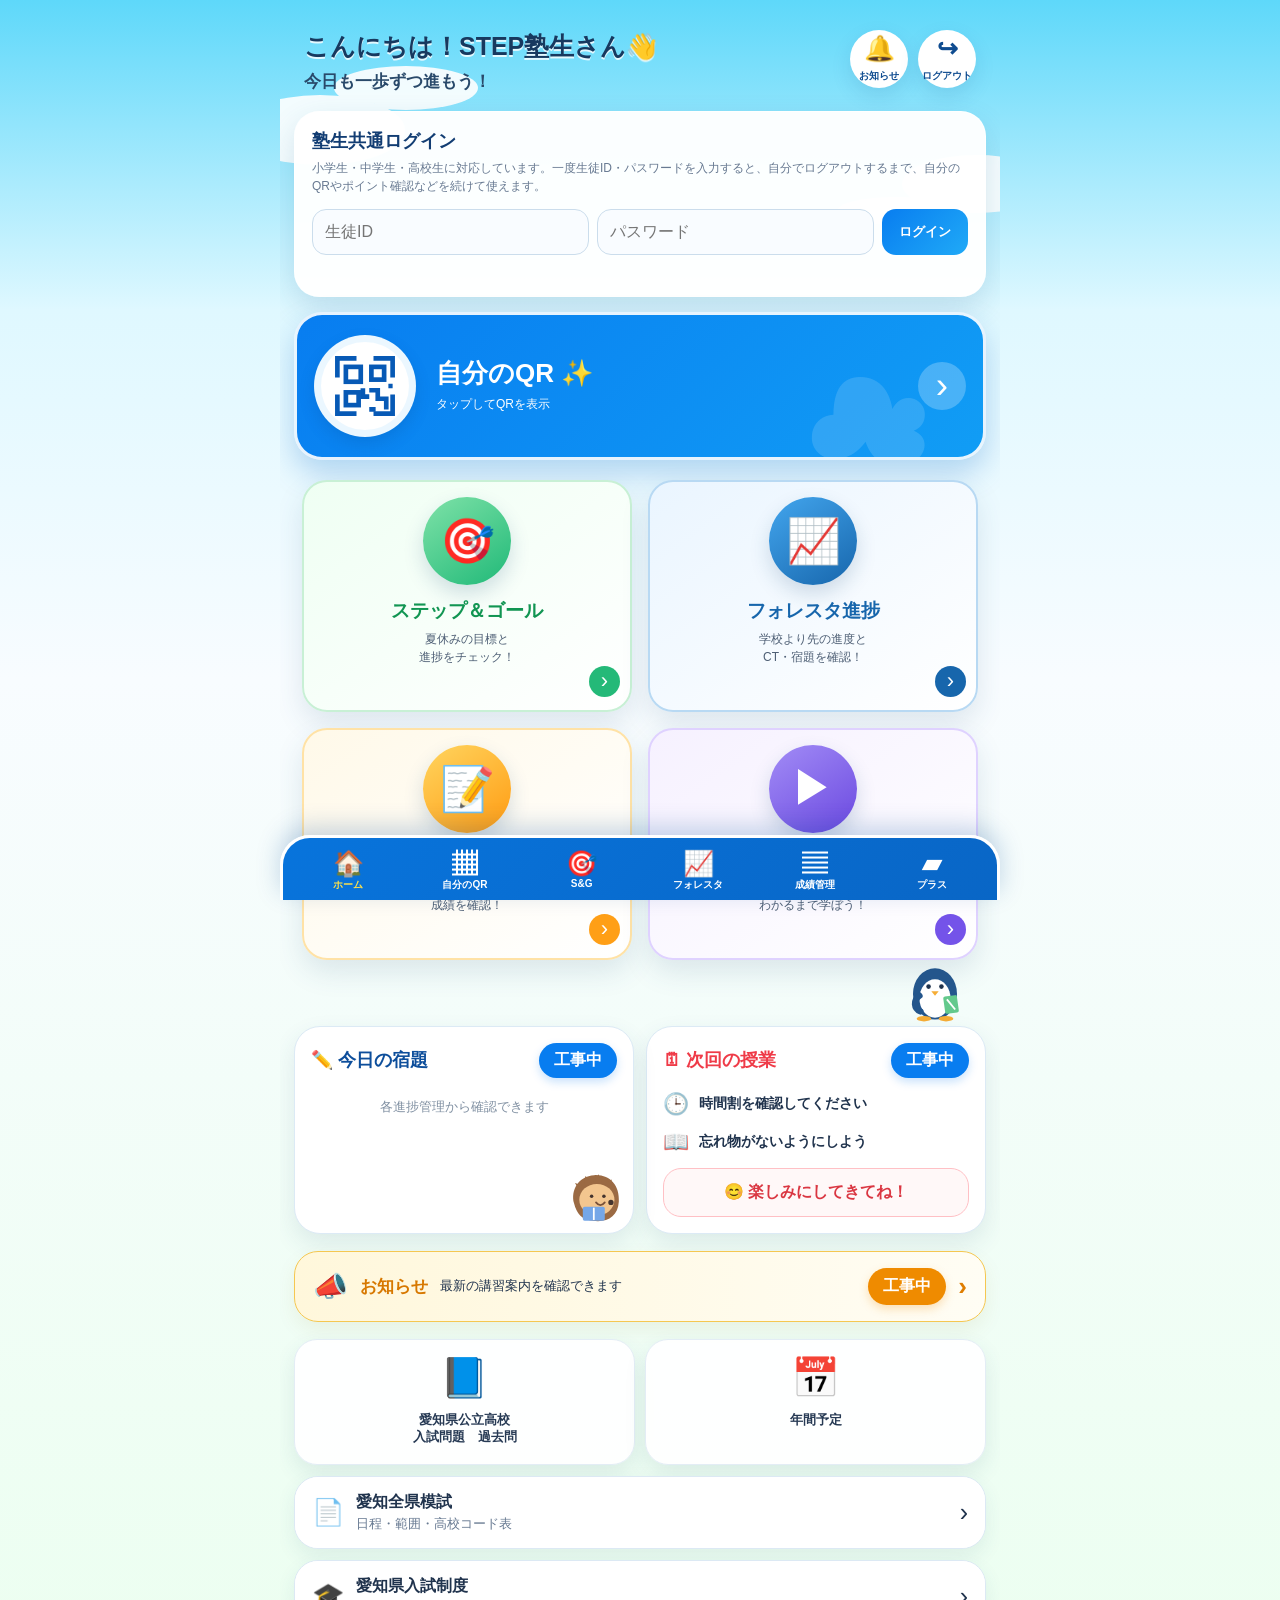
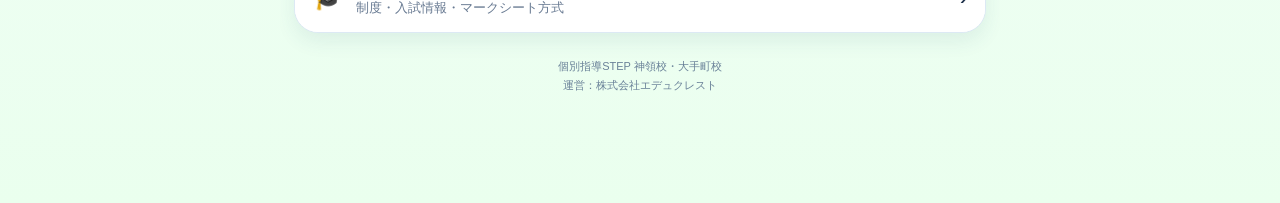
<file: index.html>
<!doctype html>
<html lang="ja">
<head>
<meta charset="utf-8">
<meta name="viewport" content="width=device-width,initial-scale=1,viewport-fit=cover">
<meta name="theme-color" content="#1188ed">
<meta name="apple-mobile-web-app-capable" content="yes">
<meta name="apple-mobile-web-app-title" content="STEP塾生">
<title>STEP 塾生アプリ</title>
<link rel="manifest" href="manifest.webmanifest">
<link rel="icon" href="step-logo.svg" type="image/svg+xml">
<link rel="apple-touch-icon" href="step-logo.svg">
<script>try{if(localStorage.getItem('stepCommonStudentSessionToken')&&localStorage.getItem('stepCommonStudentSessionExpiresAt'))document.documentElement.classList.add('common-session-pending')}catch(e){}</script>
<style>
:root{--blue:#087df0;--blue2:#20aaf7;--navy:#123d73;--green:#24b978;--orange:#ff9f16;--purple:#7453e9;--red:#f34855;--text:#20334d;--muted:#687a92;--line:#dce9f5}
*{box-sizing:border-box}html{background:#dff5ff;scroll-behavior:smooth}body{margin:0;font-family:-apple-system,BlinkMacSystemFont,"Segoe UI","Hiragino Sans","Yu Gothic",sans-serif;color:var(--text);background:linear-gradient(#5ed8fa 0,#dff8ff 310px,#f8fcff 680px,#eaffee 100%)}
a,button{-webkit-tap-highlight-color:transparent}.hidden{display:none!important}.common-session-pending #commonLoggedOut{display:none!important}.common-session-pending #commonLoggedIn{display:grid!important}.app{max-width:720px;margin:auto;min-height:100vh;padding:calc(14px + env(safe-area-inset-top)) 14px calc(106px + env(safe-area-inset-bottom));position:relative;overflow:hidden}.app:before,.app:after{content:"";position:absolute;z-index:0;border-radius:50%;background:#fff;opacity:.9}.app:before{width:170px;height:70px;left:-45px;top:95px;box-shadow:86px -42px 0 -13px #fff}.app:after{width:150px;height:58px;right:-52px;top:155px;box-shadow:-80px 27px 0 -15px #fff}.app>*{position:relative;z-index:1}
.topbar{display:flex;align-items:flex-start;justify-content:space-between;gap:12px;padding:16px 10px 18px}.greeting h1{margin:0;font-size:25px;line-height:1.35;color:#17395f;text-shadow:0 2px 0 rgba(255,255,255,.8)}.greeting p{margin:6px 0 0;font-size:17px;font-weight:800;color:#29496a}.top-actions{display:flex;gap:10px}.round-action{width:58px;height:58px;padding:2px;border:0;border-radius:50%;background:#fff;color:#0f4c90;display:grid;place-items:center;font-weight:800;box-shadow:0 8px 20px rgba(25,93,149,.14);font-size:10px;line-height:1.15}.round-action .ico{font-size:25px;line-height:1}.round-action:active{transform:scale(.96)}
.common-login{margin-bottom:15px;padding:17px;border:1px solid rgba(255,255,255,.9);border-radius:25px;background:rgba(255,255,255,.96);box-shadow:0 12px 30px rgba(30,98,145,.16)}.common-login h2{margin:0;color:var(--navy);font-size:18px}.common-login p{margin:6px 0 13px;color:var(--muted);font-size:12px;line-height:1.55}.common-fields{display:grid;grid-template-columns:1fr 1fr auto;gap:8px}.common-fields input{min-width:0;height:46px;padding:0 12px;border:1px solid #cbddec;border-radius:14px;background:#f9fcff;font:inherit}.common-fields button{min-height:46px;padding:0 17px;border:0;border-radius:14px;background:linear-gradient(135deg,var(--blue),var(--blue2));color:#fff;font-weight:900}.common-message{min-height:17px;margin-top:7px;color:#c72e39;font-size:12px}.common-status{display:grid;grid-template-columns:repeat(3,minmax(0,1fr));align-items:center;gap:0;padding:4px 0}.identity-item{min-width:0;display:grid;grid-template-columns:46px minmax(0,1fr);align-items:center;column-gap:10px;padding:4px 16px;border-right:2px dashed #d6e3f0}.identity-item:last-child{border-right:0}.identity-icon{grid-row:1/3;width:43px;height:43px;border-radius:15px;display:grid;place-items:center;color:#fff;font-size:23px;line-height:1;box-shadow:0 7px 14px rgba(42,92,145,.16);transform:rotate(-2deg)}.identity-id .identity-icon{background:linear-gradient(145deg,#78b8ff,#367bf2)}.identity-name .identity-icon{position:relative;border-radius:50%;background:linear-gradient(145deg,#58d28d,#169e61);transform:none}.identity-name .identity-icon:before{content:"";position:absolute;width:12px;height:12px;border-radius:50%;background:#fff;top:8px;left:50%;transform:translateX(-50%)}.identity-name .identity-icon:after{content:"";position:absolute;width:22px;height:12px;border-radius:12px 12px 7px 7px;background:#fff;bottom:7px;left:50%;transform:translateX(-50%)}.identity-campus .identity-icon{background:linear-gradient(145deg,#a978f6,#547bea);transform:rotate(2deg)}.identity-item small{display:block;align-self:end;color:var(--muted);font-size:11px;font-weight:700;white-space:nowrap}.identity-item b{display:block;align-self:start;margin-top:3px;color:#142f55;font-size:17px;white-space:nowrap;overflow:hidden;text-overflow:ellipsis}
.hero-qr{display:grid;grid-template-columns:108px 1fr auto;align-items:center;gap:14px;min-height:148px;padding:14px 17px;border-radius:28px;background:linear-gradient(135deg,#087df0,#119df5);text-decoration:none;color:#fff;box-shadow:0 14px 30px rgba(5,104,200,.25);border:3px solid rgba(255,255,255,.9);overflow:hidden}.hero-qr:after{content:"☁";position:absolute;right:50px;bottom:-34px;font-size:130px;color:rgba(255,255,255,.14)}.qr-art{width:102px;height:102px;border-radius:50%;background:#fff;display:grid;place-items:center;border:7px solid rgba(230,245,255,.8);box-shadow:0 7px 15px rgba(0,68,140,.18)}.qr-art svg{width:68px;height:68px;fill:none;stroke:#0759b5;stroke-width:2.2}.hero-copy>b{display:block;font-size:26px;line-height:1.15}.hero-copy>span{display:block;margin-top:8px;font-size:12px;line-height:1.4}.spark{color:#ffe03a}.hero-arrow{width:48px;height:48px;border-radius:50%;background:rgba(255,255,255,.24);display:grid;place-items:center;font-size:37px;font-weight:300}
.home-attendance{display:grid;grid-template-columns:repeat(3,minmax(0,1fr));gap:6px;margin-top:8px}.home-attendance-item{padding:6px 8px;border-radius:12px;background:rgba(255,255,255,.18);border:1px solid rgba(255,255,255,.35);text-align:center;color:rgba(255,255,255,.9);font-size:9px;font-weight:800}.home-attendance-item b{display:block;margin-top:1px;color:#fff;font-size:15px}
.main-grid{display:grid;grid-template-columns:repeat(3,1fr);gap:16px;padding:0 8px;margin-top:20px}.feature-card{min-height:200px;padding:15px 10px 13px;border-radius:25px;text-decoration:none;text-align:center;background:#fff;box-shadow:0 12px 28px rgba(43,85,120,.13);border:2px solid #fff;display:flex;flex-direction:column;align-items:center}.feature-card:active,.mini-card:active,.hero-qr:active{transform:scale(.98)}.feature-icon{width:88px;height:88px;border-radius:50%;display:grid;place-items:center;font-size:44px;color:#fff;box-shadow:0 9px 20px rgba(30,80,120,.18)}.progress-card{background:linear-gradient(145deg,#effff3,#fff);border-color:#c8f0d5}.progress-card .feature-icon{background:linear-gradient(145deg,#7fe2a8,#20b978)}.grade-card{background:linear-gradient(145deg,#fff9e9,#fff);border-color:#ffe2a6}.grade-card .feature-icon{background:linear-gradient(145deg,#ffd55f,#ff9b12)}.forest-card{background:linear-gradient(145deg,#f6f1ff,#fff);border-color:#dfd2ff}.forest-card .feature-icon{background:linear-gradient(145deg,#a28cf6,#6b49e0)}.feature-card b{margin-top:13px;font-size:19px}.progress-card b{color:#119552}.grade-card b{color:#ed7411}.forest-card b{color:#5c38cf}.feature-card span{margin-top:6px;color:#4d5e74;font-size:12px;line-height:1.5}.feature-card em{margin-top:auto;align-self:flex-end;width:31px;height:31px;border-radius:50%;display:grid;place-items:center;color:#fff;font-style:normal;font-size:22px}.progress-card em{background:var(--green)}.grade-card em{background:var(--orange)}.forest-card em{background:var(--purple)}
.mascot-strip{height:66px;display:flex;justify-content:flex-end;align-items:center;padding:0 18px 0 0}.mascot{pointer-events:none;user-select:none;flex:0 0 auto}.mascot svg{display:block;width:100%;height:100%}.mascot-study{width:66px;height:66px}.homework-card{position:relative}.homework-card .empty{padding-right:58px}.mascot-homework{position:absolute;right:8px;bottom:6px;width:58px;height:58px}
.section-title{display:flex;align-items:center;gap:8px;margin:22px 5px 10px;color:#0d4e9b}.section-title h2{margin:0;font-size:18px}.section-title .badge{margin-left:auto;padding:7px 15px;border-radius:20px;background:#087df0;color:#fff;font-size:16px;font-weight:900;white-space:nowrap;box-shadow:0 4px 10px rgba(8,125,240,.22)}.info-grid{display:grid;grid-template-columns:1fr 1fr;gap:12px}.info-card{padding:16px;border-radius:26px;background:#fff;border:1px solid #dceaf5;box-shadow:0 10px 24px rgba(44,86,120,.11)}.info-card h3{margin:0;font-size:18px;color:#0e4f9d}.info-card .empty{padding:20px 5px;text-align:center;color:#8090a2;font-size:13px}.lesson h3{color:#ef3b48}.lesson-line{display:flex;gap:10px;margin-top:14px;align-items:center}.lesson-line i{font-style:normal;font-size:21px}.lesson-line b{font-size:14px}.cheer{margin-top:14px;padding:13px;border:1px solid #ffc0c5;border-radius:18px;background:#fff8f8;color:#da3742;text-align:center;font-weight:800}
.notice{display:flex;align-items:center;gap:12px;margin:17px 0;padding:16px 18px;border-radius:24px;background:linear-gradient(90deg,#fff7db,#fffdf4);border:1px solid #f5c751;box-shadow:0 8px 20px rgba(135,99,18,.08);text-decoration:none;color:var(--text)}.notice .megaphone{font-size:28px}.notice b{font-size:17px;color:#d77800}.notice span{font-size:13px}.notice .construction-label{margin-left:auto;padding:8px 15px;border-radius:999px;background:#ef8b00;color:#fff;font-size:16px;font-weight:900;white-space:nowrap;box-shadow:0 4px 10px rgba(239,139,0,.25)}.notice strong{color:#df7d00;font-size:26px}.resource-grid{display:grid;grid-template-columns:repeat(2,1fr);gap:10px}.mini-card{min-height:126px;padding:15px 8px;border-radius:23px;background:rgba(255,255,255,.96);border:1px solid #e3edf5;box-shadow:0 9px 21px rgba(48,88,120,.11);text-decoration:none;color:#273a54;text-align:center}.mini-card i{display:block;font-style:normal;font-size:39px}.mini-card b{display:block;margin-top:10px;font-size:13px;line-height:1.35}.group{margin-top:11px;border-radius:24px;background:#fff;overflow:hidden;border:1px solid #dce9f4;box-shadow:0 8px 20px rgba(48,88,120,.09)}.group-main{width:100%;border:0;background:#fff;padding:15px 17px;display:flex;align-items:center;gap:12px;text-align:left;color:var(--text);font:inherit}.group-main i{font-style:normal;font-size:26px}.group-main b{font-size:16px}.group-main small{display:block;color:var(--muted);margin-top:2px}.group-main .arrow{margin-left:auto;font-size:25px;transition:.2s}.group.open .arrow{transform:rotate(90deg)}.group-links{display:none;padding:0 10px 10px;background:#f7fbff}.group.open .group-links{display:grid;grid-template-columns:1fr 1fr;gap:8px}.group-links a{padding:12px;border-radius:15px;background:#fff;text-decoration:none;color:var(--text);font-size:12px;font-weight:800;border:1px solid #e0ebf4}.install{display:none;margin:16px 0 0;width:100%;border:0;border-radius:18px;background:#e7f4ff;color:#0757a6;font-weight:900;padding:15px;font-size:14px}.foot{text-align:center;color:#698198;font-size:11px;padding:24px 5px 3px;line-height:1.7}
.bottom-nav{position:fixed;z-index:20;left:50%;transform:translateX(-50%);bottom:0;width:min(720px,100%);padding:10px 10px calc(8px + env(safe-area-inset-bottom));display:grid;grid-template-columns:repeat(5,1fr);background:linear-gradient(135deg,#0874dc,#0966c6);border-radius:30px 30px 0 0;border:3px solid #fff;border-bottom:0;box-shadow:0 -8px 25px rgba(0,75,150,.22)}.bottom-nav a{color:#fff;text-decoration:none;text-align:center;font-size:10px;font-weight:800;white-space:nowrap}.bottom-nav i{display:block;font-style:normal;font-size:25px;line-height:1.2}.bottom-nav a:first-child{color:#ffe14a}
@media(max-width:560px){.topbar{padding-left:4px;padding-right:4px}.greeting h1{font-size:21px}.greeting p{font-size:15px}.round-action{width:52px;height:52px;font-size:9px}.common-fields{grid-template-columns:1fr}.common-login{padding:13px 8px}.common-status{grid-template-columns:repeat(3,minmax(0,1fr))}.identity-item{grid-template-columns:34px minmax(0,1fr);column-gap:6px;padding:3px 7px}.identity-icon{width:32px;height:32px;border-radius:11px;font-size:17px}.identity-item small{font-size:9px}.identity-item b{font-size:13px}.hero-qr{grid-template-columns:120px 1fr auto;gap:12px;padding:16px;min-height:180px}.qr-art{width:116px;height:116px;border-width:7px}.qr-art svg{width:76px;height:76px}.hero-copy b{font-size:25px}.hero-copy span{font-size:13px}.hero-arrow{width:38px;height:38px}.main-grid{gap:10px;padding:0 3px}.feature-card{min-height:174px;padding:12px 6px 10px;border-radius:22px}.feature-icon{width:68px;height:68px;font-size:35px}.feature-card b{margin-top:10px;font-size:16px;line-height:1.25}.forest-card b{font-size:12px;letter-spacing:-.04em;white-space:nowrap}.feature-card span{font-size:10px;line-height:1.4}.feature-card em{width:27px;height:27px;font-size:19px}.mascot-strip{height:48px;padding-right:10px}.mascot-study{width:48px;height:48px}.mascot-homework{width:44px;height:44px}.homework-card .empty{padding-right:44px}.resource-grid{grid-template-columns:repeat(2,1fr)}.bottom-nav a{font-size:9px}.bottom-nav i{font-size:22px}}
@media(max-width:385px){.top-actions{gap:5px}.round-action{width:52px;height:52px;font-size:9px}.greeting h1{font-size:18px}.main-grid{grid-template-columns:1fr;gap:10px;padding:0 4px}.feature-card{min-height:126px;display:grid;grid-template-columns:64px 1fr 28px;padding:12px;text-align:left;gap:10px}.feature-icon{width:60px;height:60px;font-size:31px;grid-row:1/4}.feature-card b,.forest-card b{margin:3px 0 0;font-size:16px;letter-spacing:normal}.feature-card span{margin:2px 0}.feature-card em{grid-column:3;grid-row:1/4;align-self:center}.info-grid{grid-template-columns:1fr}.hero-qr{grid-template-columns:92px 1fr}.hero-arrow{display:none}.qr-art{width:90px;height:90px}.qr-art svg{width:60px;height:60px}.hero-copy b{font-size:21px}}

/* スマホではQR・時刻・ポイントを1枚のカード内へコンパクトに収める */
@media(max-width:560px){
  .hero-qr{grid-template-columns:78px minmax(0,1fr) 34px;gap:10px;min-height:132px;padding:13px 14px;border-radius:24px;align-items:center}
  .qr-art{width:76px;height:76px;border-width:5px}
  .qr-art svg{width:50px;height:50px}
  .hero-copy{min-width:0}
  .hero-copy>b{font-size:22px}
  .hero-copy>span{margin-top:6px;font-size:10px}
  .home-attendance{grid-template-columns:repeat(3,minmax(0,1fr));gap:5px;margin-top:8px}
  .home-attendance-item{min-width:0;padding:7px 2px 6px;border-radius:10px;background:rgba(255,255,255,.23);border-color:rgba(255,255,255,.55);color:#fff;font-size:9px;line-height:1.2;white-space:nowrap}
  .home-attendance-item b{margin-top:3px;font-size:14px;line-height:1.15;color:#fff}
  .hero-arrow{width:32px;height:32px;font-size:25px;line-height:1;align-self:center;justify-self:end}
}
/* 2つの進捗管理を分けて表示する */
.main-grid{grid-template-columns:repeat(2,1fr)}
.foresta-progress-card{background:linear-gradient(145deg,#eaf5ff,#fff);border-color:#b8d9f3}
.foresta-progress-card .feature-icon{background:linear-gradient(145deg,#43a6ee,#1766ac)}
.foresta-progress-card b{color:#1766ac}.foresta-progress-card em{background:#1766ac}
.bottom-nav{grid-template-columns:repeat(6,1fr);padding-left:7px;padding-right:7px}
</style>
</head>
<body>
<main class="app">
<header class="topbar">
  <div class="greeting"><h1>こんにちは！<span id="greetingName">STEP塾生</span>さん👋</h1><p>今日も一歩ずつ進もう！</p></div>
  <div class="top-actions"><button class="round-action" type="button" onclick="document.getElementById('noticeArea').scrollIntoView()"><span class="ico">🔔</span>お知らせ</button><button id="topLogout" class="round-action" type="button"><span class="ico">↪</span>ログアウト</button></div>
</header>
<section class="common-login" aria-labelledby="commonLoginTitle">
  <div id="commonLoggedOut"><h2 id="commonLoginTitle">塾生共通ログイン</h2><p>小学生・中学生・高校生に対応しています。一度生徒ID・パスワードを入力すると、自分でログアウトするまで、自分のQRやポイント確認などを続けて使えます。</p><form id="commonLoginForm" class="common-fields" autocomplete="off"><input id="commonStudentId" aria-label="生徒ID" placeholder="生徒ID" autocomplete="username" required><input id="commonPassword" aria-label="パスワード" placeholder="パスワード" type="password" autocomplete="current-password" required><button id="commonLoginButton" type="submit">ログイン</button></form><div id="commonLoginMessage" class="common-message" role="alert" aria-live="polite"></div></div>
  <div id="commonLoggedIn" class="common-status hidden"><div class="identity-item identity-id"><span class="identity-icon" aria-hidden="true">🪪</span><small>生徒ID</small><b id="commonStudentCode"></b></div><div class="identity-item identity-name"><span class="identity-icon" aria-hidden="true"></span><small>氏名</small><b id="commonStudentName"></b></div><div class="identity-item identity-campus"><span class="identity-icon" aria-hidden="true">🏫</span><small>校舎名</small><b id="commonStudentCampus"></b></div></div>
</section>
<a class="hero-qr requires-common" href="./my_qr.html"><div class="qr-art"><svg viewBox="0 0 32 32" aria-hidden="true"><path d="M3 12V3h9M20 3h9v9M29 20v9h-9M12 29H3v-9"/><rect x="7" y="7" width="7" height="7"/><rect x="19" y="7" width="6" height="6"/><rect x="7" y="19" width="6" height="6"/><path d="M18 18h4v4h4v5M18 27h3M27 16h2M15 17v4h3"/></svg></div><div class="hero-copy"><b>自分のQR <span class="spark">✨</span></b><div id="homeAttendance" class="home-attendance hidden" aria-live="polite"><div class="home-attendance-item">本日の入塾<b id="homeEntryAt">―</b></div><div class="home-attendance-item">本日の退塾<b id="homeExitAt">―</b></div><div class="home-attendance-item">ポイント<b id="homePoints">―</b></div></div><span id="qrPrompt">タップしてQRを表示</span></div><div class="hero-arrow">›</div></a>
<nav class="main-grid" aria-label="主な機能">
<a class="feature-card progress-card requires-common" href="https://stepkobetsu-hub.github.io/foresta-step-progress/"><div class="feature-icon">🎯</div><b>ステップ＆ゴール</b><span>夏休みの目標と<br>進捗をチェック！</span><em>›</em></a>
<a class="feature-card foresta-progress-card requires-common" href="https://stepkobetsu-hub.github.io/foresta-step-progress/foresta.html"><div class="feature-icon">📈</div><b>フォレスタ進捗</b><span>学校より先の進度と<br>CT・宿題を確認！</span><em>›</em></a>
<a class="feature-card grade-card requires-common" href="https://stepkobetsu-hub.github.io/seiseki-kanri/juku_app.html"><div class="feature-icon">📝</div><b>成績管理</b><span>テスト結果や<br>成績を確認！</span><em>›</em></a>
<a class="feature-card forest-card" href="./forestaplus.html"><div class="feature-icon">▶</div><b>フォレスタプラス</b><span>映像授業で<br>わかるまで学ぼう！</span><em>›</em></a>
</nav>
<div class="mascot-strip" aria-hidden="true"><div class="mascot mascot-study"><svg viewBox="0 0 72 72" focusable="false"><ellipse cx="36" cy="37" rx="24" ry="28" fill="#24568c"/><ellipse cx="36" cy="42" rx="17" ry="21" fill="#fff"/><circle cx="29" cy="29" r="2.5" fill="#20334d"/><circle cx="43" cy="29" r="2.5" fill="#20334d"/><path d="M32 34h8l-4 5z" fill="#f6ad35"/><ellipse cx="24" cy="64" rx="8" ry="3" fill="#f6ad35"/><ellipse cx="48" cy="64" rx="8" ry="3" fill="#f6ad35"/><rect x="46" y="39" width="15" height="19" rx="2" fill="#63c98c" transform="rotate(-8 53.5 48.5)"/><path d="M49 43l9 11" fill="none" stroke="#fff" stroke-width="2"/><path d="M19 39c-7 5-6 14 1 17" fill="none" stroke="#24568c" stroke-width="7" stroke-linecap="round"/></svg></div></div>
<div class="info-grid">
<section class="info-card homework-card"><div class="section-title" style="margin:0"><h2>✏️ 今日の宿題</h2><span class="badge">工事中</span></div><div class="empty">各進捗管理から確認できます</div><div class="mascot mascot-homework" aria-hidden="true"><svg viewBox="0 0 66 66" focusable="false"><path d="M8 39C4 24 13 8 31 7c18-1 29 12 28 30-1 17-13 24-29 22C17 58 11 51 8 39z" fill="#9b6a43"/><path d="M14 24l-5-8 10 3 2-11 8 8 7-10 4 11 11-5-3 12" fill="#9b6a43"/><ellipse cx="34" cy="35" rx="20" ry="18" fill="#f3c68f"/><circle cx="28" cy="31" r="2" fill="#44342e"/><circle cx="42" cy="31" r="2" fill="#44342e"/><circle cx="50" cy="38" r="3" fill="#44342e"/><path d="M33 38c3 4 7 4 10 0" fill="none" stroke="#77503a" stroke-width="2" stroke-linecap="round"/><rect x="18" y="43" width="25" height="16" rx="2" fill="#75a7e8"/><path d="M30.5 44v14" fill="none" stroke="#fff" stroke-width="2"/></svg></div></section>
<section class="info-card lesson"><div class="section-title" style="margin:0"><h3>🗓 次回の授業</h3><span class="badge">工事中</span></div><div class="lesson-line"><i>🕒</i><b>時間割を確認してください</b></div><div class="lesson-line"><i>📖</i><b>忘れ物がないようにしよう</b></div><div class="cheer">😊 楽しみにしてきてね！</div></section>
</div>
<a id="noticeArea" class="notice" href="https://www.step-edu.net/services-4"><span class="megaphone">📣</span><b>お知らせ</b><span>最新の講習案内を確認できます</span><span class="construction-label">工事中</span><strong>›</strong></a>
<nav class="resource-grid">
<a class="mini-card" href="https://www.zenkenmoshi.jp/past-exam/"><i>📘</i><b>愛知県公立高校<br>入試問題　過去問</b></a><a class="mini-card" href="https://www.step-edu.net/%E8%A4%87%E8%A3%BD-line%E7%94%A8%E3%81%8A%E7%9F%A5%E3%82%89%E3%81%9B%E3%83%9A%E3%83%BC%E3%82%B8"><i>📅</i><b>年間予定</b></a>
</nav>
<section class="group" id="examPanel"><button class="group-main" id="examToggle" type="button" aria-expanded="false"><i>📄</i><span><b>愛知全県模試</b><small>日程・範囲・高校コード表</small></span><span class="arrow">›</span></button><div class="group-links"><a href="https://drive.google.com/file/d/1imGWgnzIdP69yqtmqLIi6IvXgslTeLaW/view?usp=sharing">全県模試日程</a><a href="https://www.zenkenmoshi.jp/about/">全県模試範囲</a><a href="https://drive.google.com/file/d/1J6IQB1Nu9xbolbDAR6FrVGZleKjZ1XbT/view?usp=sharing">高校コード表</a></div></section>
<section class="group" id="admissionPanel"><button class="group-main" id="admissionToggle" type="button" aria-expanded="false"><i>🎓</i><span><b>愛知県入試制度</b><small>制度・入試情報・マークシート方式</small></span><span class="arrow">›</span></button><div class="group-links"><a href="https://www.zenkenmoshi.jp/exam/">高校入試情報</a><a href="https://drive.google.com/file/d/16W1_1cm3W92AiDo5LL1vsI8OAM6zdaFB/view">マークシート方式</a><a href="https://drive.google.com/file/d/1C1ouBIKm6adDgTjIe--hQRGBJ5Mx7-oX/view">入試制度変更</a></div></section>
<button id="installBtn" class="install" type="button">ホーム画面にアプリを追加</button><footer class="foot">個別指導STEP 神領校・大手町校<br>運営：株式会社エデュクレスト</footer>
</main>
<nav class="bottom-nav"><a href="#"><i>🏠</i>ホーム</a><a class="requires-common" href="./my_qr.html"><i>▦</i>自分のQR</a><a class="requires-common" href="https://stepkobetsu-hub.github.io/foresta-step-progress/"><i>🎯</i>S&amp;G</a><a class="requires-common" href="https://stepkobetsu-hub.github.io/foresta-step-progress/foresta.html"><i>📈</i>フォレスタ</a><a class="requires-common" href="https://stepkobetsu-hub.github.io/seiseki-kanri/juku_app.html"><i>▤</i>成績管理</a><a href="./forestaplus.html"><i>▰</i>プラス</a></nav>
<script>
const COMMON_TOKEN_KEY='stepCommonStudentSessionToken',COMMON_EXPIRES_KEY='stepCommonStudentSessionExpiresAt',COMMON_PROFILE_KEY='stepCommonStudentProfile';const MY_QR_API_URL='https://script.google.com/macros/s/AKfycbw8L36Fj8SKtvNHQBi41FMqAPvDLGAdu1bbLxvd-78A8dFUOkWGnYRE-8PRNq7QZOl70w/exec';let commonApiUrlPromise;
function resolveCommonApiUrl(){if(!commonApiUrlPromise)commonApiUrlPromise=fetch('../foresta-step-progress/',{cache:'no-store'}).then(r=>{if(!r.ok)throw new Error('ログイン接続先を確認できません。');return r.text()}).then(s=>{const m=s.match(/const\s+API_URL\s*=\s*['"]([^'"]+)['"]/);if(!m)throw new Error('ログイン接続先を確認できません。');return m[1]});return commonApiUrlPromise}
async function commonApi(payload){const r=await fetch(await resolveCommonApiUrl(),{method:'POST',headers:{'Content-Type':'text/plain;charset=utf-8'},body:JSON.stringify(payload),cache:'no-store',redirect:'follow'});if(!r.ok)throw new Error('ログインサーバーへ接続できません。');return r.json()}
function readCommonSession(){try{const token=localStorage.getItem(COMMON_TOKEN_KEY)||'',expiresAt=localStorage.getItem(COMMON_EXPIRES_KEY)||'';return token?{token,expiresAt}:null}catch(e){return null}}
function saveCommonSession(token,expiresAt,profile){localStorage.setItem(COMMON_TOKEN_KEY,String(token));localStorage.setItem(COMMON_EXPIRES_KEY,String(expiresAt));if(profile)localStorage.setItem(COMMON_PROFILE_KEY,JSON.stringify(profile))}
function saveMyQrSession(token,expiresAt){if(token)localStorage.setItem('stepMyQrSessionToken',String(token));if(expiresAt)localStorage.setItem('stepMyQrSessionExpiresAt',String(expiresAt))}
function profileFromMyQrResult(r,studentId){return{studentId:String(r.studentId||studentId||''),name:r.name||'',campus:r.campus||'',grade:r.grade||r.schoolGrade||'',schoolLevel:r.schoolLevel||r.schoolType||''}}
function readCommonProfile(){try{return JSON.parse(localStorage.getItem(COMMON_PROFILE_KEY)||'null')}catch(e){return null}}
function clearCommonSession(){localStorage.removeItem(COMMON_TOKEN_KEY);localStorage.removeItem(COMMON_EXPIRES_KEY);localStorage.removeItem(COMMON_PROFILE_KEY);sessionStorage.removeItem('fsSession');sessionStorage.removeItem('studentMe');sessionStorage.removeItem('stepMyQrDisplayCache');localStorage.removeItem('stepMyQrSessionToken');localStorage.removeItem('stepMyQrSessionExpiresAt')}
function clearSavedMyQr(){localStorage.removeItem('stepMyQrDisplayCacheV5');localStorage.removeItem('stepMyQrDisplayCacheV4');sessionStorage.removeItem('stepMyQrDisplayCache')}
function clearSavedMyQrForOtherStudent(profile){try{const cached=JSON.parse(localStorage.getItem('stepMyQrDisplayCacheV5')||'null');const cachedId=cached&&cached.result?String(cached.result.studentId||''):'';const nextId=profile?String(profile.studentId||''):'';if(cachedId&&nextId&&cachedId!==nextId)clearSavedMyQr()}catch(e){clearSavedMyQr()}}
function renderCommonLogin(loggedIn,p={}){document.documentElement.classList.remove('common-session-pending');commonLoggedOut.classList.toggle('hidden',loggedIn);commonLoggedIn.classList.toggle('hidden',!loggedIn);commonStudentName.textContent=loggedIn?(p.name||'氏名未登録'):'';commonStudentCode.textContent=loggedIn?(p.studentId||'未登録'):'';commonStudentCampus.textContent=loggedIn?(p.campus||'未登録'):'';greetingName.textContent=loggedIn?(p.name||'STEP塾生'):'STEP塾生';if(!loggedIn)homeAttendance.classList.add('hidden')}
async function refreshHomeAttendance(){const s=readCommonSession();if(!s){homeAttendance.classList.add('hidden');return}try{const r=await fetch(MY_QR_API_URL,{method:'POST',headers:{'Content-Type':'text/plain;charset=utf-8'},body:JSON.stringify({action:'myQrCommonGet',commonToken:s.token}),cache:'no-store',redirect:'follow'}).then(x=>x.json());if(!r.ok)return;homeEntryAt.textContent=r.attendance&&r.attendance.entryAt?r.attendance.entryAt:'―';homeExitAt.textContent=r.attendance&&r.attendance.exitAt?r.attendance.exitAt:'―';homePoints.textContent=Number.isFinite(Number(r.points))?String(Number(r.points))+' pt':'―';homeAttendance.classList.remove('hidden')}catch(e){}}
async function validateCommonSession(){const s=readCommonSession();if(!s){clearCommonSession();renderCommonLogin(false);return false}const cached=readCommonProfile();if(cached)renderCommonLogin(true,cached);try{const r=await commonApi({action:'getCommonStudentSession',token:s.token});if(!r.success||r.role!=='STUDENT'||!r.profile){clearCommonSession();renderCommonLogin(false);return false}saveCommonSession(s.token,r.expiresAt||s.expiresAt,r.profile);renderCommonLogin(true,r.profile);refreshHomeAttendance();return true}catch(e){if(cached){renderCommonLogin(true,cached);return true}renderCommonLogin(false);return false}}
commonLoginForm.addEventListener('submit',async e=>{e.preventDefault();const id=commonStudentId.value.trim(),password=commonPassword.value,b=commonLoginButton,m=commonLoginMessage;b.disabled=true;b.textContent='確認中…';m.textContent='';try{let token='',expiresAt='',profile=null;try{const r=await commonApi({action:'studentLogin',studentId:id,password});if(r.success&&r.role==='STUDENT'&&r.token&&r.expiresAt&&r.profile){token=r.token;expiresAt=r.expiresAt;profile=r.profile}}catch(_e){}if(!token){const qr=await fetch(MY_QR_API_URL,{method:'POST',headers:{'Content-Type':'text/plain;charset=utf-8'},body:JSON.stringify({action:'myQrLogin',studentId:id,password}),cache:'no-store',redirect:'follow'}).then(x=>x.json());if(!qr.ok)throw new Error(qr.message||'生徒IDまたはパスワードが違います。');saveMyQrSession(qr.token,qr.expiresAt);token=qr.commonToken||'';expiresAt=qr.commonExpiresAt||qr.expiresAt||'';profile=profileFromMyQrResult(qr,id);if(!token)throw new Error('ログイン情報を共通化できませんでした。教室スタッフへ確認してください。')}clearSavedMyQrForOtherStudent(profile);saveCommonSession(token,expiresAt,profile);commonStudentId.value='';commonPassword.value='';renderCommonLogin(true,profile);refreshHomeAttendance()}catch(err){commonPassword.value='';m.textContent=err.message||'ログインできませんでした。'}finally{b.disabled=false;b.textContent='ログイン'}});
async function logout(){const s=readCommonSession();clearSavedMyQr();clearCommonSession();renderCommonLogin(false);if(s)commonApi({action:'logout',token:s.token}).catch(()=>{})}topLogout.addEventListener('click',logout);
document.querySelectorAll('.requires-common').forEach(link=>link.addEventListener('click',e=>{if(readCommonSession())return;e.preventDefault();commonLoginTitle.scrollIntoView({behavior:'smooth',block:'center'});commonStudentId.focus();commonLoginMessage.textContent='先に塾生共通ログインをしてください。'}));validateCommonSession();setInterval(refreshHomeAttendance,10000);
function setupGroup(p,t){const panel=document.getElementById(p),toggle=document.getElementById(t);toggle.addEventListener('click',()=>{const open=panel.classList.toggle('open');toggle.setAttribute('aria-expanded',String(open))})}setupGroup('examPanel','examToggle');setupGroup('admissionPanel','admissionToggle');
let deferredPrompt=null;const installBtn=document.getElementById('installBtn');window.addEventListener('beforeinstallprompt',e=>{e.preventDefault();deferredPrompt=e;installBtn.style.display='block'});installBtn.addEventListener('click',async()=>{if(!deferredPrompt)return;deferredPrompt.prompt();await deferredPrompt.userChoice;deferredPrompt=null;installBtn.style.display='none'});if('serviceWorker'in navigator)window.addEventListener('load',()=>navigator.serviceWorker.register('./sw.js?v=25').catch(()=>{}));
</script>
</body></html>
</file>
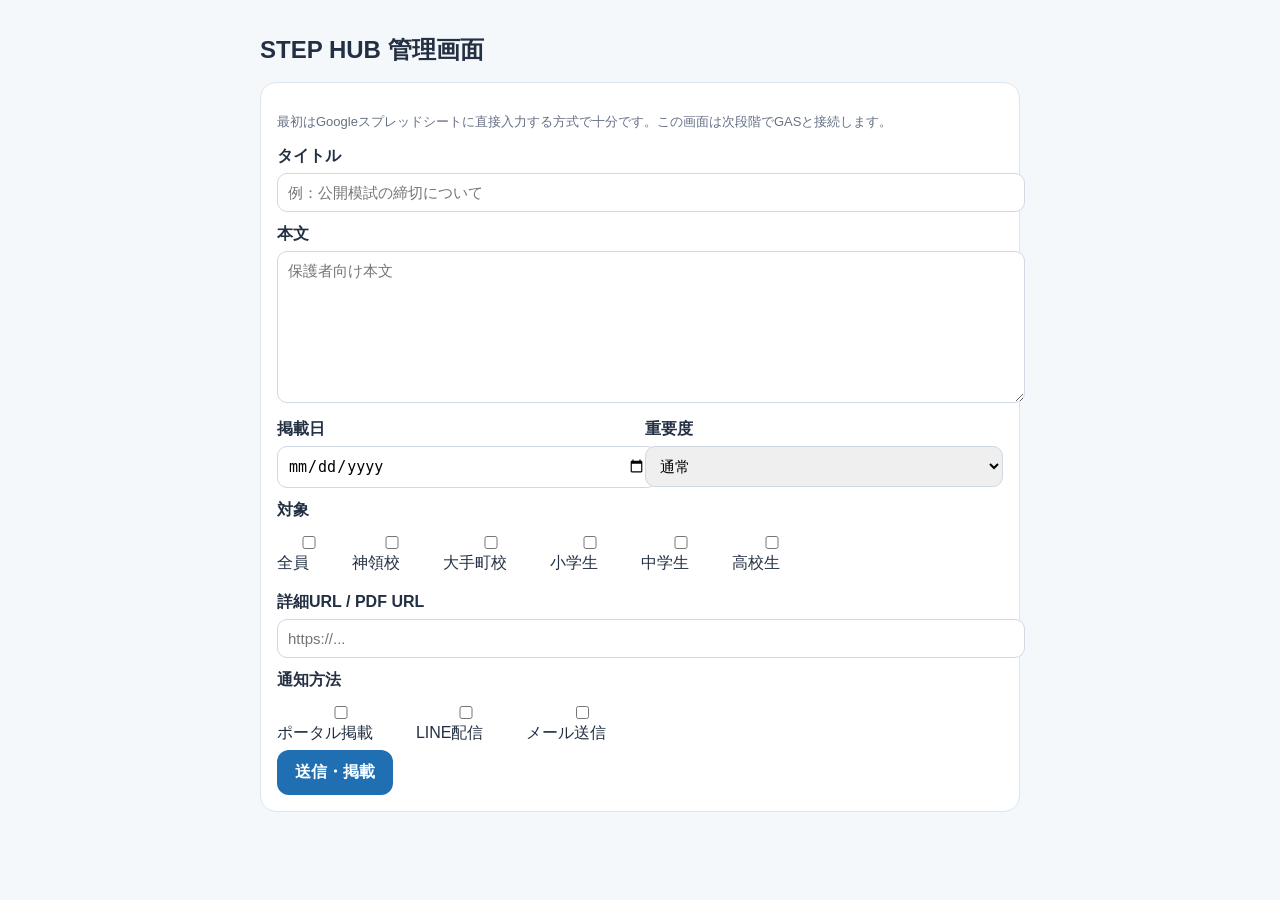
<file: admin.html>
<!DOCTYPE html>
<html lang="ja">
<head>
<meta charset="UTF-8">
<meta name="viewport" content="width=device-width,initial-scale=1.0">
<title>STEP HUB 管理画面</title>
<style>
body{font-family:-apple-system,BlinkMacSystemFont,"Segoe UI","Hiragino Sans","Yu Gothic",sans-serif;background:#f5f8fb;margin:0;color:#233043}
.wrap{max-width:760px;margin:0 auto;padding:18px}
h1{font-size:24px}
.box{background:#fff;border:1px solid #d9e6f2;border-radius:16px;padding:16px;margin-bottom:14px}
label{font-weight:700;display:block;margin:12px 0 6px}
input,textarea,select{width:100%;padding:10px;border:1px solid #cfd8e3;border-radius:10px;font-size:15px}
textarea{min-height:130px}
.row{display:grid;grid-template-columns:1fr 1fr;gap:10px}
.checks label{font-weight:400;display:inline-block;margin:6px 14px 6px 0}
button{background:#1f6fb2;color:white;border:0;border-radius:12px;padding:12px 18px;font-size:16px;font-weight:700}
.note{font-size:13px;color:#667085;line-height:1.6}
</style>
</head>
<body>
<div class="wrap">
<h1>STEP HUB 管理画面</h1>
<div class="box">
<p class="note">最初はGoogleスプレッドシートに直接入力する方式で十分です。この画面は次段階でGASと接続します。</p>
<label>タイトル</label><input placeholder="例：公開模試の締切について">
<label>本文</label><textarea placeholder="保護者向け本文"></textarea>
<div class="row">
<div><label>掲載日</label><input type="date"></div>
<div><label>重要度</label><select><option>通常</option><option>重要</option><option>緊急</option></select></div>
</div>
<label>対象</label>
<div class="checks">
<label><input type="checkbox"> 全員</label>
<label><input type="checkbox"> 神領校</label>
<label><input type="checkbox"> 大手町校</label>
<label><input type="checkbox"> 小学生</label>
<label><input type="checkbox"> 中学生</label>
<label><input type="checkbox"> 高校生</label>
</div>
<label>詳細URL / PDF URL</label><input placeholder="https://...">
<label>通知方法</label>
<div class="checks">
<label><input type="checkbox"> ポータル掲載</label>
<label><input type="checkbox"> LINE配信</label>
<label><input type="checkbox"> メール送信</label>
</div>
<button type="button">送信・掲載</button>
</div>
</div>
</body>
</html>
</file>
